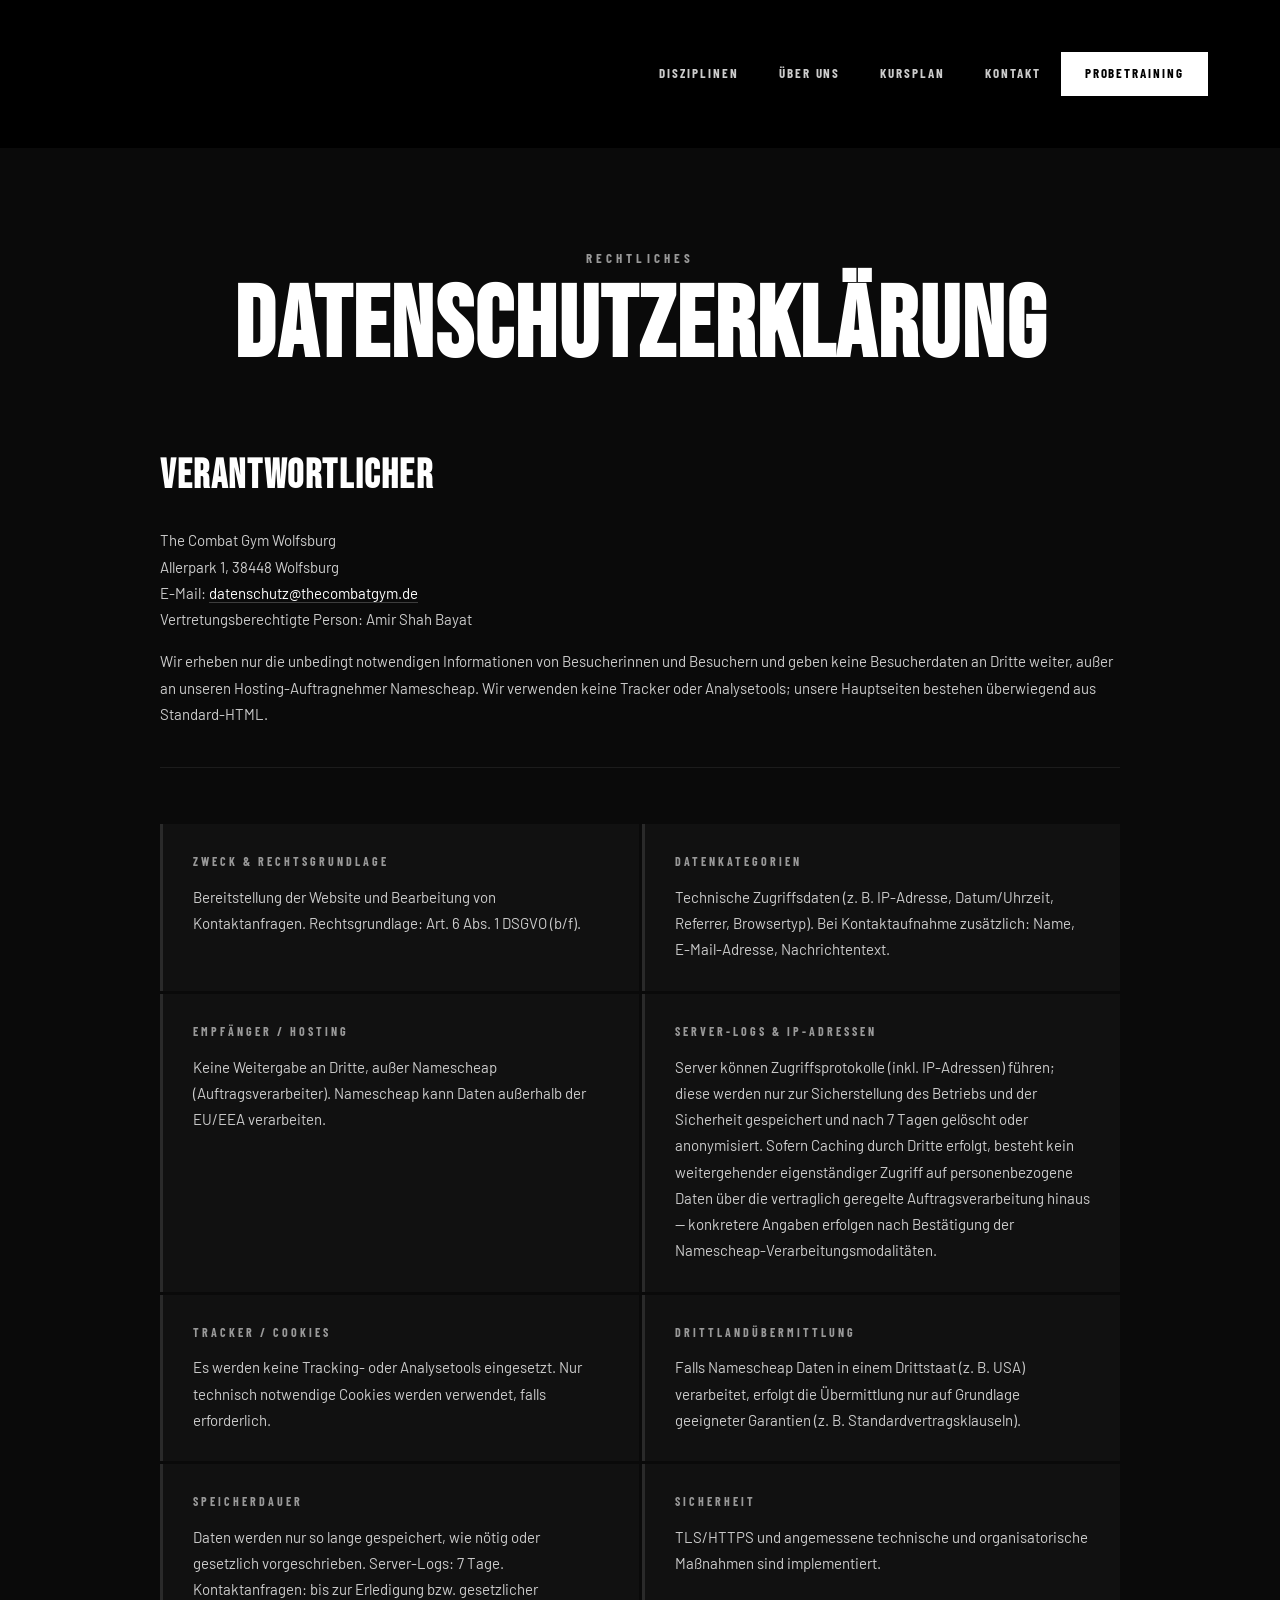
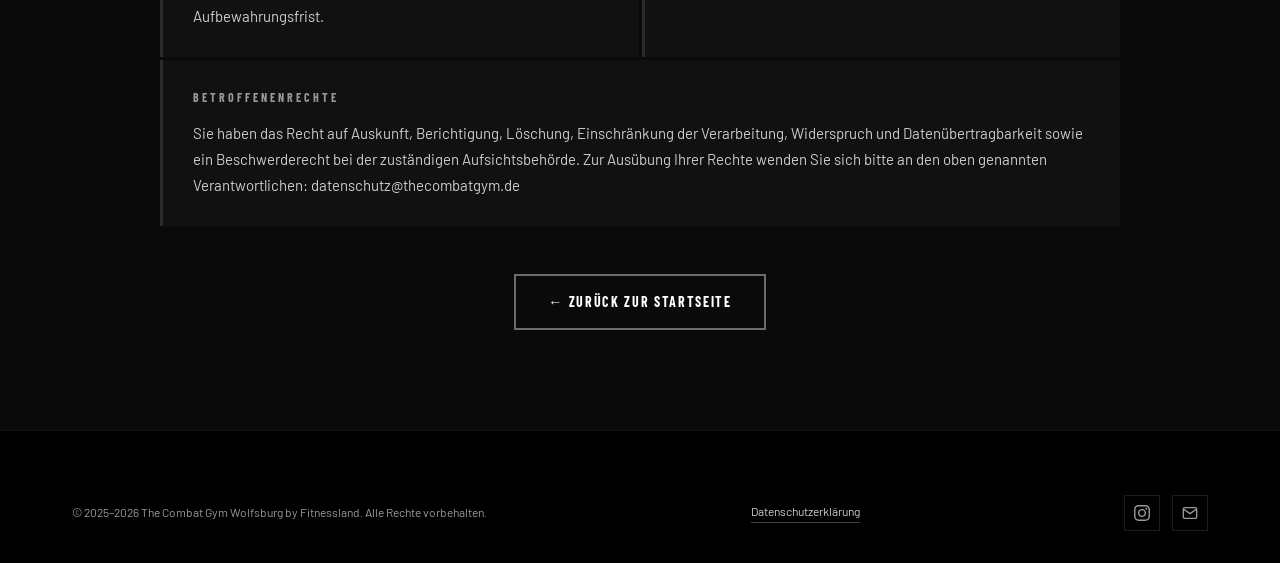
<file: datenschutz.html>
<!DOCTYPE html>
<html lang="de">
<head>
  <meta charset="UTF-8" />
  <meta name="viewport" content="width=device-width, initial-scale=1.0" />
  <title>Datenschutzerklärung – The Combat Gym Wolfsburg</title>
  <link rel="stylesheet" href="style.css" />
  <link rel="preconnect" href="https://fonts.googleapis.com" />
  <link rel="preconnect" href="https://fonts.gstatic.com" crossorigin />
  <link href="https://fonts.googleapis.com/css2?family=Bebas+Neue&family=Barlow+Condensed:wght@300;400;600;700&family=Barlow:wght@300;400;500&display=swap" rel="stylesheet" />
</head>
<body>

  <!-- NAV -->
  <header id="navbar">
    <div class="nav-inner">
      <a href="index.html" class="nav-logo">
        <img [data-uri] alt="The Combat Gym Wolfsburg" class="nav-logo-img" />
      </a>
      <nav class="nav-links" id="navLinks">
        <a href="index.html#disciplines">Disziplinen</a>
        <a href="index.html#about">Über uns</a>
        <a href="index.html#schedule">Kursplan</a>
        <a href="index.html#contact">Kontakt</a>
        <a href="index.html#contact" class="nav-cta">Probetraining</a>
      </nav>
      <button class="burger" id="burger" aria-label="Menü">
        <span></span><span></span><span></span>
      </button>
    </div>
  </header>

  <!-- DATENSCHUTZ -->
  <main style="padding-top: var(--nav-h);">
    <section class="section section-dark">
      <div class="container">
        <div class="sec-head">
          <p class="sec-eye">Rechtliches</p>
          <h1 class="sec-title">Datenschutz&shy;erklärung</h1>
        </div>
        <div class="dse-wrap">

          <!-- VERANTWORTLICHER -->
          <div class="dse-block">
            <h2 class="dse-heading">Verantwortlicher</h2>
            <p class="dse-text">
              The Combat Gym Wolfsburg<br>
              Allerpark 1, 38448 Wolfsburg<br>
              E&#8209;Mail: <a href="mailto:datenschutz@thecombatgym.de">datenschutz@thecombatgym.de</a><br>
              Vertretungsberechtigte Person: Amir Shah Bayat
            </p>
            <p class="dse-text" style="margin-top:16px;">
              Wir erheben nur die unbedingt notwendigen Informationen von Besucherinnen und Besuchern und geben keine Besucherdaten an Dritte weiter, außer an unseren Hosting‑Auftragnehmer Namescheap. Wir verwenden keine Tracker oder Analysetools; unsere Hauptseiten bestehen überwiegend aus Standard‑HTML.
            </p>
          </div>

          <!-- GRID -->
          <div class="dse-grid">

            <div class="dse-card">
              <h3 class="dse-card-title">Zweck &amp; Rechtsgrundlage</h3>
              <p class="dse-text">Bereitstellung der Website und Bearbeitung von Kontaktanfragen. Rechtsgrundlage: Art.&nbsp;6 Abs.&nbsp;1 DSGVO (b/f).</p>
            </div>

            <div class="dse-card">
              <h3 class="dse-card-title">Datenkategorien</h3>
              <p class="dse-text">Technische Zugriffsdaten (z.&nbsp;B. IP‑Adresse, Datum/Uhrzeit, Referrer, Browsertyp). Bei Kontaktaufnahme zusätzlich: Name, E‑Mail‑Adresse, Nachrichtentext.</p>
            </div>

            <div class="dse-card">
              <h3 class="dse-card-title">Empfänger / Hosting</h3>
              <p class="dse-text">Keine Weitergabe an Dritte, außer Namescheap (Auftragsverarbeiter). Namescheap kann Daten außerhalb der EU/EEA verarbeiten.</p>
            </div>

            <div class="dse-card">
              <h3 class="dse-card-title">Server‑Logs &amp; IP‑Adressen</h3>
              <p class="dse-text">Server können Zugriffsprotokolle (inkl. IP‑Adressen) führen; diese werden nur zur Sicherstellung des Betriebs und der Sicherheit gespeichert und nach 7&nbsp;Tagen gelöscht oder anonymisiert. Sofern Caching durch Dritte erfolgt, besteht kein weitergehender eigenständiger Zugriff auf personenbezogene Daten über die vertraglich geregelte Auftragsverarbeitung hinaus — konkretere Angaben erfolgen nach Bestätigung der Namescheap‑Verarbeitungsmodalitäten.</p>
            </div>

            <div class="dse-card">
              <h3 class="dse-card-title">Tracker / Cookies</h3>
              <p class="dse-text">Es werden keine Tracking‑ oder Analysetools eingesetzt. Nur technisch notwendige Cookies werden verwendet, falls erforderlich.</p>
            </div>

            <div class="dse-card">
              <h3 class="dse-card-title">Drittlandübermittlung</h3>
              <p class="dse-text">Falls Namescheap Daten in einem Drittstaat (z.&nbsp;B. USA) verarbeitet, erfolgt die Übermittlung nur auf Grundlage geeigneter Garantien (z.&nbsp;B. Standardvertragsklauseln).</p>
            </div>

            <div class="dse-card">
              <h3 class="dse-card-title">Speicherdauer</h3>
              <p class="dse-text">Daten werden nur so lange gespeichert, wie nötig oder gesetzlich vorgeschrieben. Server‑Logs: 7&nbsp;Tage. Kontaktanfragen: bis zur Erledigung bzw. gesetzlicher Aufbewahrungsfrist.</p>
            </div>

            <div class="dse-card">
              <h3 class="dse-card-title">Sicherheit</h3>
              <p class="dse-text">TLS/HTTPS und angemessene technische und organisatorische Maßnahmen sind implementiert.</p>
            </div>

            <div class="dse-card dse-card-wide">
              <h3 class="dse-card-title">Betroffenenrechte</h3>
              <p class="dse-text">Sie haben das Recht auf Auskunft, Berichtigung, Löschung, Einschränkung der Verarbeitung, Widerspruch und Datenübertragbarkeit sowie ein Beschwerderecht bei der zuständigen Aufsichtsbehörde. Zur Ausübung Ihrer Rechte wenden Sie sich bitte an den oben genannten Verantwortlichen: <a href="mailto:datenschutz@thecombatgym.de">datenschutz@thecombatgym.de</a></p>
            </div>

          </div><!-- /dse-grid -->

          <div style="margin-top: 48px; text-align:center;">
            <a href="index.html" class="btn btn-ghost">← Zurück zur Startseite</a>
          </div>

        </div><!-- /dse-wrap -->
      </div>
    </section>
  </main>

  <!-- FOOTER -->
  <footer id="footer">
    <div class="container">
      <div class="footer-bar">
        <p>© 2025–<span id="copy-year"></span> The Combat Gym Wolfsburg by Fitnessland. Alle Rechte vorbehalten.</p>
        <a href="datenschutz.html" class="footer-legal-link">Datenschutzerklärung</a>
        <div class="footer-soc">
          <a href="https://www.instagram.com/thecombatgym.wolfsburg" target="_blank" aria-label="Instagram">
            <svg viewBox="0 0 24 24" fill="currentColor"><path d="M12 2.163c3.204 0 3.584.012 4.85.07 3.252.148 4.771 1.691 4.919 4.919.058 1.265.069 1.645.069 4.849 0 3.205-.012 3.584-.069 4.849-.149 3.225-1.664 4.771-4.919 4.919-1.266.058-1.644.07-4.85.07-3.204 0-3.584-.012-4.849-.07-3.26-.149-4.771-1.699-4.919-4.92-.058-1.265-.07-1.644-.07-4.849 0-3.204.013-3.583.07-4.849.149-3.227 1.664-4.771 4.919-4.919 1.266-.057 1.645-.069 4.849-.069zm0-2.163c-3.259 0-3.667.014-4.947.072-4.358.2-6.78 2.618-6.98 6.98-.059 1.281-.073 1.689-.073 4.948 0 3.259.014 3.668.072 4.948.2 4.358 2.618 6.78 6.98 6.98 1.281.058 1.689.072 4.948.072 3.259 0 3.668-.014 4.948-.072 4.354-.2 6.782-2.618 6.979-6.98.059-1.28.073-1.689.073-4.948 0-3.259-.014-3.667-.072-4.947-.196-4.354-2.617-6.78-6.979-6.98-1.281-.059-1.69-.073-4.949-.073zm0 5.838c-3.403 0-6.162 2.759-6.162 6.162s2.759 6.163 6.162 6.163 6.162-2.759 6.162-6.163c0-3.403-2.759-6.162-6.162-6.162zm0 10.162c-2.209 0-4-1.79-4-4 0-2.209 1.791-4 4-4s4 1.791 4 4c0 2.21-1.791 4-4 4zm6.406-11.845c-.796 0-1.441.645-1.441 1.44s.645 1.44 1.441 1.44c.795 0 1.439-.645 1.439-1.44s-.644-1.44-1.439-1.44z"/></svg>
          </a>
          <a href="mailto:info@thecombatgym.de" aria-label="E-Mail">
            <svg viewBox="0 0 24 24" fill="none" stroke="currentColor" stroke-width="2"><path d="M4 4h16c1.1 0 2 .9 2 2v12c0 1.1-.9 2-2 2H4c-1.1 0-2-.9-2-2V6c0-1.1.9-2 2-2z"/><polyline points="22,6 12,13 2,6"/></svg>
          </a>
        </div>
      </div>
    </div>
  </footer>

  <script>
    const navbar = document.getElementById('navbar');
    const burger = document.getElementById('burger');
    const navLinks = document.getElementById('navLinks');
    document.getElementById('copy-year').textContent = new Date().getFullYear();
    window.addEventListener('scroll', () => {
      navbar.classList.toggle('scrolled', window.scrollY > 60);
    }, { passive: true });
    burger.addEventListener('click', () => {
      burger.classList.toggle('open');
      navLinks.classList.toggle('open');
    });
    navLinks.querySelectorAll('a').forEach(l => l.addEventListener('click', () => {
      burger.classList.remove('open');
      navLinks.classList.remove('open');
    }));
  </script>
</body>
</html>
</file>
<file: style.css>
/* THE COMBAT GYM WOLFSBURG — style.css v3 */
:root {
  --black: #000;
  --g900: #0a0a0a;
  --g800: #111;
  --g750: #161616;
  --g700: #1c1c1c;
  --g600: #2a2a2a;
  --g500: #3d3d3d;
  --g400: #666;
  --g300: #999;
  --g200: #ccc;
  --g100: #e8e8e8;
  --white: #fff;
  --nav-h: 148px;
  --tr: 0.28s cubic-bezier(0.4,0,0.2,1);
  --fdisp: 'Bebas Neue', Impact, sans-serif;
  --fui: 'Barlow Condensed', sans-serif;
  --fbody: 'Barlow', sans-serif;
}
*,*::before,*::after{box-sizing:border-box;margin:0;padding:0}
html{scroll-behavior:smooth}
body{background:var(--black);color:var(--white);font-family:var(--fbody);font-weight:400;line-height:1.65;overflow-x:hidden}
a{color:inherit;text-decoration:none}
img{display:block;max-width:100%}
button{cursor:pointer;font-family:inherit;border:none;background:none}
select,input,textarea{font-family:inherit}
::-webkit-scrollbar{width:5px}
::-webkit-scrollbar-track{background:var(--g900)}
::-webkit-scrollbar-thumb{background:var(--g500);border-radius:3px}

.container{max-width:1200px;margin:0 auto;padding:0 32px}

/* BUTTONS */
.btn{display:inline-flex;align-items:center;gap:8px;padding:14px 32px;font-family:var(--fui);font-size:14px;font-weight:700;letter-spacing:.12em;text-transform:uppercase;border:2px solid transparent;transition:all var(--tr);white-space:nowrap;cursor:pointer}
.btn svg{width:16px;height:16px;flex-shrink:0}
.btn-white{background:var(--white);color:var(--black);border-color:var(--white)}
.btn-white:hover{background:transparent;color:var(--white);transform:translateY(-2px)}
.btn-ghost{background:transparent;color:var(--white);border-color:rgba(255,255,255,.4)}
.btn-ghost:hover{border-color:var(--white);background:rgba(255,255,255,.07);transform:translateY(-2px)}
.btn-outline{background:transparent;color:var(--g200);border-color:var(--g600)}
.btn-outline:hover{border-color:var(--white);color:var(--white);transform:translateY(-2px)}
.btn-black{background:var(--black);color:var(--white);border-color:var(--black)}
.btn-black:hover{background:var(--g700);border-color:var(--g700);transform:translateY(-2px)}
.btn-lg{padding:18px 52px;font-size:16px}
.btn-full{width:100%;justify-content:center}

/* SECTION */
.section{padding:100px 0}
.section-dark{background:var(--g900)}
.sec-head{text-align:center;margin-bottom:72px}
.sec-eye{font-family:var(--fui);font-size:13px;font-weight:700;letter-spacing:.32em;text-transform:uppercase;color:var(--g300);margin-bottom:14px}
.sec-title{font-family:var(--fdisp);font-size:clamp(52px,8vw,100px);line-height:.88;letter-spacing:.02em;color:var(--white)}
.sec-title-left{text-align:left}
.sec-sub{margin-top:18px;color:var(--g200);font-size:16px;max-width:600px;margin-left:auto;margin-right:auto;line-height:1.7}

/* ── NAV ── */
#navbar{position:fixed;top:0;left:0;right:0;z-index:999;height:var(--nav-h);transition:background var(--tr),border-color var(--tr)}
#navbar.scrolled{background:rgba(0,0,0,.97);border-bottom:1px solid var(--g700);backdrop-filter:blur(16px)}
.nav-inner{height:100%;max-width:1200px;margin:0 auto;padding:0 32px;display:flex;align-items:center;justify-content:space-between}
.nav-logo{display:block}
.nav-logo-img{height:128px;width:auto;object-fit:contain;background:transparent;mix-blend-mode:normal}
.nav-links{display:flex;align-items:center;gap:0;flex:1;justify-content:flex-end;padding-right:0}
.nav-links a{font-family:var(--fui);font-size:13px;font-weight:700;letter-spacing:.15em;text-transform:uppercase;color:var(--g200);transition:color var(--tr);position:relative;padding:0 20px}
.nav-links a::after{content:'';position:absolute;bottom:-4px;left:0;right:0;height:1px;background:var(--white);transform:scaleX(0);transition:transform var(--tr)}
.nav-links a:hover{color:var(--white)}
.nav-links a:hover::after{transform:scaleX(1)}
.nav-cta{background:var(--white)!important;color:var(--black)!important;padding:9px 22px!important;font-size:13px!important;border:2px solid var(--white)!important}
.nav-cta::after{display:none!important}
.nav-cta:hover{background:transparent!important;color:var(--white)!important}
.burger{display:none;flex-direction:column;gap:6px;padding:4px}
.burger span{display:block;width:26px;height:2px;background:var(--white);transition:all var(--tr)}
.burger.open span:nth-child(1){transform:rotate(45deg) translate(6px,6px)}
.burger.open span:nth-child(2){opacity:0}
.burger.open span:nth-child(3){transform:rotate(-45deg) translate(6px,-6px)}

/* ── HERO ── */
#hero{position:relative;width:100%;min-height:100vh;display:flex;align-items:center;overflow:hidden}
.hero-bg{position:absolute;inset:0;background-size:cover;background-position:center 20%;background-repeat:no-repeat;z-index:0;will-change:transform}
.hero-overlay{position:absolute;inset:0;z-index:1;
  background:linear-gradient(to right,rgba(0,0,0,.85) 0%,rgba(0,0,0,.6) 45%,rgba(0,0,0,.15) 100%),
             linear-gradient(to top,rgba(0,0,0,.5) 0%,transparent 40%)}
.hero-content{position:relative;z-index:2;max-width:1200px;margin:0 auto;padding:0 32px;padding-top:var(--nav-h);width:100%}
.hero-eyebrow{font-family:var(--fui);font-size:13px;font-weight:600;letter-spacing:.35em;text-transform:uppercase;color:var(--g300);margin-bottom:28px;animation:fadeUp .7s ease both .1s}
.hero-tagline{font-size:clamp(17px,2.4vw,24px);color:var(--g100);margin-bottom:40px;letter-spacing:.06em;animation:fadeUp .7s ease both .3s}
.hero-btns{display:flex;gap:16px;flex-wrap:wrap;animation:fadeUp .7s ease both .4s}
.hero-scroll{position:absolute;bottom:40px;right:40px;z-index:2;display:flex;flex-direction:column;align-items:center;gap:10px}
.hero-scroll span{font-family:var(--fui);font-size:10px;letter-spacing:.25em;color:var(--g400);writing-mode:vertical-rl}
.hero-scroll-line{width:1px;height:56px;background:linear-gradient(to bottom,var(--g400),transparent);animation:scrollP 2s ease infinite}

/* ── MARQUEE ── */
.marquee-bar{overflow:hidden;background:var(--white);color:var(--black);padding:14px 0;border-top:3px solid var(--black);border-bottom:3px solid var(--black)}
.marquee-track{display:flex;gap:28px;width:max-content;animation:tape 32s linear infinite;font-family:var(--fdisp);font-size:17px;letter-spacing:.08em;align-items:center}
.marquee-track i{color:var(--g400);font-style:normal;font-size:10px}

/* ── DISCIPLINES ── */
.disc-grid{display:grid;grid-template-columns:repeat(4,1fr);gap:3px}
.disc-card{background:var(--g800);overflow:hidden;display:flex;flex-direction:column;transition:transform var(--tr)}
.disc-card:hover{transform:translateY(-5px)}
.disc-featured{grid-column:span 2}
.disc-img-box{height:320px;background-size:cover;background-position:center top;position:relative}
.disc-img-box::after{content:'';position:absolute;inset:0;background:rgba(0,0,0,.3)}
.disc-featured .disc-img-box{height:400px}
.disc-img-sv{height:320px;background-position:center top}
.disc-info{padding:22px 22px 26px;flex:1;display:flex;flex-direction:column}
.disc-num{display:inline-flex;align-items:center;color:var(--g400);margin-bottom:10px;transition:color var(--tr)}
.disc-num svg{width:22px;height:22px;flex-shrink:0}
.disc-card:hover .disc-num{color:var(--g300)}
.disc-info h3{font-family:var(--fui);font-size:18px;font-weight:700;letter-spacing:.05em;text-transform:uppercase;margin-bottom:10px}
.disc-info p{font-size:15px;color:var(--g200);line-height:1.65;flex:1;margin-bottom:16px}
.disc-badge{display:inline-block;font-family:var(--fui);font-size:11px;font-weight:700;letter-spacing:.2em;text-transform:uppercase;padding:4px 12px;border:1px solid var(--g500);color:var(--g300)}

/* ── ABOUT ── */
.about-wrap{display:grid;grid-template-columns:1fr 1fr;gap:80px;align-items:center}
.about-img-col{position:relative}
.about-img-frame{overflow:hidden;border:1px solid var(--g600)}
.about-img-frame img{width:100%;height:600px;object-fit:cover;object-position:center 10%;filter:grayscale(10%);transition:filter var(--tr)}
.about-img-frame:hover img{filter:grayscale(0%)}
.about-text-col .sec-title{margin-bottom:24px}
.about-lead{font-size:19px;color:var(--white);line-height:1.75;margin-bottom:20px;font-weight:400}
.about-body{font-size:16px;color:var(--g200);margin-bottom:18px;line-height:1.75}
.about-stats{display:flex;align-items:center;gap:0;margin:32px 0;background:var(--g800);border:1px solid var(--g600)}
.astat{flex:1;padding:20px 24px;text-align:center}
.astat-div{width:1px;background:var(--g600);align-self:stretch}
.astat-num{display:block;font-family:var(--fdisp);font-size:36px;color:var(--white);line-height:1;letter-spacing:.04em}
.astat-lab{display:block;font-family:var(--fui);font-size:12px;letter-spacing:.2em;text-transform:uppercase;color:var(--g300);margin-top:4px}

/* ── SCHEDULE ── */
.sched-tabs{display:flex;border-bottom:2px solid var(--g700);margin-bottom:3px}
.stab{font-family:var(--fui);font-size:15px;font-weight:700;letter-spacing:.1em;text-transform:uppercase;padding:14px 28px;color:var(--g300);border-bottom:3px solid transparent;margin-bottom:-2px;transition:all var(--tr);background:none}
.stab:hover{color:var(--white);background:var(--g800)}
.stab.active{color:var(--white);border-bottom-color:var(--white);background:var(--g800)}
.sched-board{display:flex;flex-direction:column;gap:2px;min-height:160px}
.srow{display:grid;grid-template-columns:130px 1fr 160px 150px;align-items:center;gap:16px;padding:18px 28px;background:var(--g800);border-left:3px solid transparent;transition:all var(--tr)}
.srow:hover{background:var(--g700);border-left-color:var(--white)}
.srow-time{font-family:var(--fdisp);font-size:24px;color:var(--white);letter-spacing:.04em;white-space:nowrap}
.srow-name{font-family:var(--fui);font-size:17px;font-weight:700;text-transform:uppercase;letter-spacing:.05em}
.srow-gym{font-size:13px;color:var(--g300)}
.srow-badge{font-family:var(--fui);font-size:11px;font-weight:700;letter-spacing:.15em;text-transform:uppercase;padding:5px 12px;text-align:center;border:1px solid var(--g500)}
.srow-badge.all{background:var(--g600);color:var(--white);border-color:var(--g500)}
.srow-badge.advanced{background:var(--g700);color:var(--g100);border-color:var(--g500)}
.srow-badge.kids{background:rgba(255,255,255,.08);color:var(--g100);border-color:var(--g500)}
.srow-badge.women{background:var(--g700);color:var(--g100);border-color:var(--g500)}
.sched-note{margin-top:24px;padding:14px 20px;border:1px solid var(--g700);font-size:14px;color:var(--g200);line-height:1.6}
.sched-note a{color:var(--white);text-decoration:underline}

/* ── CTA ── */
.cta-section{background:var(--white);color:var(--black);padding:90px 32px;text-align:center}
.cta-inner{max-width:760px;margin:0 auto}
.cta-inner h2{font-family:var(--fdisp);font-size:clamp(40px,6vw,80px);letter-spacing:.02em;line-height:.92;margin-bottom:22px}
.cta-inner p{font-size:19px;color:#333;margin-bottom:40px;line-height:1.7}

/* ── CONTACT ── */
.contact-wrap{display:grid;grid-template-columns:1fr 1fr;gap:64px}
.contact-heading{font-family:var(--fdisp);font-size:30px;letter-spacing:.04em;margin-bottom:32px}
.cinfo-item{display:flex;gap:16px;margin-bottom:24px;align-items:flex-start}
.cinfo-icon{width:46px;height:46px;background:var(--g800);border:1px solid var(--g600);display:flex;align-items:center;justify-content:center;flex-shrink:0;color:var(--white)}
.cinfo-icon svg{width:20px;height:20px}
.cinfo-icon-ig{background:var(--g700)}
.cinfo-item strong{display:block;font-family:var(--fui);font-size:12px;font-weight:700;letter-spacing:.22em;text-transform:uppercase;color:var(--g300);margin-bottom:5px}
.cinfo-item a,.cinfo-item p{font-size:16px;color:var(--g100);line-height:1.65}
.cinfo-item a{border-bottom:1px solid var(--g600);transition:border-color var(--tr)}
.cinfo-item a:hover{border-color:var(--white)}
.cinfo-item small{font-size:12px;color:var(--g300)}
.contact-btns-col{display:flex;flex-direction:column;gap:10px;margin-top:8px}
.cbtn{width:100%;justify-content:flex-start;padding:13px 20px;font-size:13px}
.frow{display:grid;grid-template-columns:1fr 1fr;gap:14px}
.fgrp{display:flex;flex-direction:column;gap:7px;margin-bottom:14px}
.fgrp label{font-family:var(--fui);font-size:12px;font-weight:700;letter-spacing:.22em;text-transform:uppercase;color:var(--g300)}
.fgrp input,.fgrp select,.fgrp textarea{background:var(--g800);border:1px solid var(--g600);color:var(--white);padding:13px 16px;font-size:14px;appearance:none;transition:border-color var(--tr)}
.fgrp input::placeholder,.fgrp textarea::placeholder{color:var(--g300)}
.fgrp input:focus,.fgrp select:focus,.fgrp textarea:focus{outline:none;border-color:var(--white)}
.fgrp textarea{resize:vertical;min-height:120px}
.form-ok{margin-top:14px;padding:18px;background:rgba(255,255,255,.07);border:1px solid var(--g500);font-family:var(--fui);font-size:15px;font-weight:600;text-align:center;letter-spacing:.06em}

/* ── FOOTER ── */
#footer{background:var(--black);border-top:1px solid var(--g800);padding:64px 0 32px}
.footer-inner{display:grid;grid-template-columns:200px 1fr;gap:64px;padding-bottom:48px;border-bottom:1px solid var(--g800);margin-bottom:32px}
.footer-logo{width:140px;height:auto;margin-bottom:14px}
.footer-brand p{font-size:14px;color:var(--g300);line-height:1.6}
.footer-cols{display:grid;grid-template-columns:repeat(3,1fr);gap:32px}
.fcol h4{font-family:var(--fui);font-size:12px;font-weight:700;letter-spacing:.25em;text-transform:uppercase;color:var(--g300);margin-bottom:16px}
.fcol a{display:block;font-size:14px;color:var(--g300);margin-bottom:10px;transition:color var(--tr)}
.fcol a:hover{color:var(--white)}
.footer-bar{display:flex;justify-content:space-between;align-items:center;flex-wrap:wrap;gap:16px}
.footer-bar p{font-size:12px;color:var(--g300)}
.footer-legal-link{font-size:12px;color:var(--g200);border-bottom:1px solid var(--g500);transition:color var(--tr),border-color var(--tr)}
.footer-legal-link:hover{color:var(--white);border-color:var(--white)}
.footer-soc{display:flex;gap:12px}
.footer-soc a{width:36px;height:36px;border:1px solid var(--g700);display:flex;align-items:center;justify-content:center;color:var(--g300);transition:all var(--tr)}
.footer-soc a svg{width:16px;height:16px}
.footer-soc a:hover{border-color:var(--white);color:var(--white);background:var(--g800)}

/* ── ANIMATIONS ── */
@keyframes fadeUp{from{opacity:0;transform:translateY(24px)}to{opacity:1;transform:translateY(0)}}
@keyframes tape{from{transform:translateX(0)}to{transform:translateX(-50%)}}
@keyframes scrollP{0%,100%{opacity:.4}50%{opacity:1}}
.reveal{opacity:0;transform:translateY(28px);transition:opacity .6s ease,transform .6s ease}
.reveal.visible{opacity:1;transform:translateY(0)}
.reveal-d1{transition-delay:.1s}
.reveal-d2{transition-delay:.2s}
.reveal-d3{transition-delay:.3s}

/* ── RESPONSIVE ── */
@media(max-width:1100px){
  .disc-grid{grid-template-columns:repeat(2,1fr)}
  .disc-featured{grid-column:span 2}
}
@media(max-width:900px){
  .about-wrap{grid-template-columns:1fr;gap:48px}
  .about-img-col{order:-1}
  .about-img-frame img{height:380px}
  .contact-wrap{grid-template-columns:1fr;gap:48px}
  .srow{grid-template-columns:110px 1fr;grid-template-rows:auto auto;gap:6px;padding:14px 18px}
  .srow-gym{grid-column:2}
  .srow-badge{display:none}
}
@media(max-width:768px){
  :root{--nav-h:72px}
  .section{padding:64px 0}
  .container{padding:0 20px}
  .nav-links{position:fixed;top:var(--nav-h);left:0;right:0;background:rgba(0,0,0,.98);flex-direction:column;padding:32px 24px;gap:24px;transform:translateY(-120%);transition:transform var(--tr);border-bottom:1px solid var(--g700);backdrop-filter:blur(12px)}
  .nav-links.open{transform:translateY(0)}
  .nav-links a{font-size:20px}
  .nav-cta{width:100%;text-align:center;justify-content:center;padding:13px 24px!important}
  .burger{display:flex;padding:13px 9px}
  .nav-logo-img{height:96px}
  .hero-btns{flex-direction:column}
  .hero-btns .btn{width:100%;justify-content:center}
  .hero-scroll{display:none}
  .hero-bg{background-position:20% 20%}
  .hero-overlay{background:linear-gradient(to bottom,rgba(0,0,0,.75) 0%,rgba(0,0,0,.45) 50%,rgba(0,0,0,.7) 100%)}
  .disc-grid{grid-template-columns:1fr}
  .disc-featured{grid-column:auto}
  .sched-tabs{overflow-x:auto}
  .stab{padding:10px 16px;font-size:13px}
  .footer-inner{grid-template-columns:1fr;gap:32px}
  .footer-cols{grid-template-columns:1fr 1fr}
  .cta-inner h2{font-size:clamp(32px,8vw,56px)}
  .frow{grid-template-columns:1fr}
  .about-stats{flex-direction:column}
  .astat-div{width:100%;height:1px}
  .sec-title{font-size:clamp(36px,8vw,100px)}
  .contact-heading{font-size:22px}
  .cta-section{padding:60px 20px}
  .disc-img-kids{height:320px;background-position:center center;background-size:cover}
  .disc-img-sv{height:480px;background-position:center top;background-size:cover}
}
@media(max-width:480px){
  .footer-cols{grid-template-columns:1fr}
  .contact-btns-col .btn{font-size:13px}
  .footer-bar{justify-content:center;text-align:center}
  .footer-soc a{width:44px;height:44px}
}

/* contact solo */
.contact-solo{grid-template-columns:1fr !important;max-width:680px}
.contact-solo .contact-btns-col{flex-direction:row;flex-wrap:wrap;gap:12px}
.contact-solo .cbtn{width:auto;flex:1;min-width:180px}

/* nav spread */
.nav-inner{gap:0}

/* ── DATENSCHUTZ ── */
.dse-wrap{max-width:960px;margin:0 auto}
.dse-block{margin-bottom:56px;padding-bottom:40px;border-bottom:1px solid var(--g700)}
.dse-block p a{color:var(--white);border-bottom:1px solid var(--g500);transition:border-color var(--tr)}
.dse-block p a:hover{border-color:var(--white)}
.dse-heading{font-family:var(--fdisp);font-size:clamp(28px,4vw,40px);letter-spacing:.04em;margin-bottom:18px;color:var(--white)}
.dse-text{font-size:15px;color:var(--g200);line-height:1.75}
.dse-grid{display:grid;grid-template-columns:repeat(2,1fr);gap:3px}
.dse-card{background:var(--g800);padding:28px 30px;border-left:3px solid var(--g600);transition:border-color var(--tr)}
.dse-card:hover{border-left-color:var(--white)}
.dse-card-wide{grid-column:span 2}
.dse-card-title{font-family:var(--fui);font-size:12px;font-weight:700;letter-spacing:.25em;text-transform:uppercase;color:var(--g300);margin-bottom:12px}
@media(max-width:768px){
  .dse-grid{grid-template-columns:1fr}
  .dse-card-wide{grid-column:auto}
}
</file>
